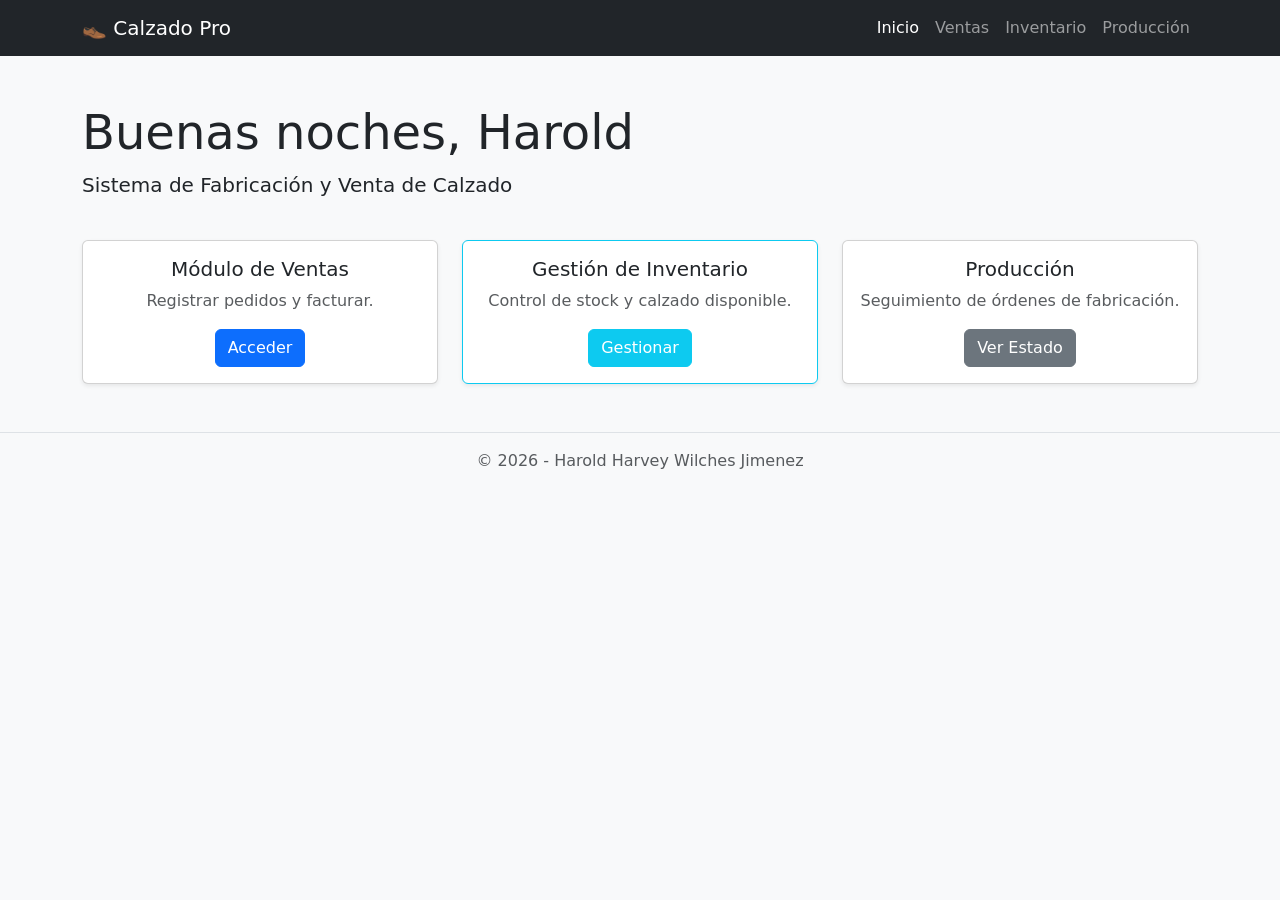
<file: calzado/index.html>
<!DOCTYPE html>
<!-- Indica al navegador que el documento está escrito en HTML5 -->

<html lang="es">
<!-- Inicio del documento HTML y se define el idioma español -->

<head>

    <!-- Configuración de caracteres para aceptar acentos y caracteres especiales -->
    <meta charset="UTF-8">

    <!-- Hace que la página sea adaptable a celulares y tablets (responsive) -->
    <meta name="viewport" content="width=device-width, initial-scale=1.0">

    <!-- Título que aparece en la pestaña del navegador -->
    <title>Calzado Pro - Panel de Control</title>

    <!-- Enlace a la librería Bootstrap para utilizar estilos prediseñados -->
    <link href="https://cdn.jsdelivr.net/npm/bootstrap@5.3.0/dist/css/bootstrap.min.css" rel="stylesheet">

</head>

<!-- bg-light es una clase de Bootstrap que coloca un fondo gris claro -->
<body class="bg-light">

    <!-- Barra de navegación principal del sistema -->
    <nav class="navbar navbar-expand-lg navbar-dark bg-dark">

        <!-- container centra el contenido y le da margen -->
        <div class="container">

            <!-- Nombre o logo del sistema -->
            <a class="navbar-brand" href="#">👞 Calzado Pro</a>

            <!-- Menú de navegación -->
            <div class="navbar-nav">

                <!-- Enlace a la página principal -->
                <a class="nav-link active" href="index.html">Inicio</a>

                <!-- Enlace al módulo de ventas -->
                <a class="nav-link" href="venta.html">Ventas</a>

                <!-- Enlace al módulo de inventario -->
                <a class="nav-link" href="inventario.html">Inventario</a>

                <!-- Enlace al módulo de producción -->
                <a class="nav-link" href="produccion.html">Producción</a>

            </div>
        </div>
    </nav>

    <!-- Contenido principal de la página -->
    <main class="container mt-5">

        <!-- Fila donde se muestra el mensaje de bienvenida -->
        <div class="row mb-4">

            <div class="col">

                <!-- Título principal del panel -->
                <h1 class="display-5">Bienvenido, Harold</h1>

                <!-- Descripción del sistema -->
                <p class="lead">Sistema de Fabricación y Venta de Calzado</p>

            </div>
        </div>

        <!-- Sección donde están los módulos del sistema -->
        <div class="row g-4">

            <!-- Tarjeta del módulo de ventas -->
            <div class="col-md-4">

                <div class="card h-100 shadow-sm">

                    <div class="card-body text-center">

                        <!-- Título del módulo -->
                        <h5 class="card-title">Módulo de Ventas</h5>

                        <!-- Descripción del módulo -->
                        <p class="card-text text-muted">Registrar pedidos y facturar.</p>

                        <!-- Botón que dirige al módulo de ventas -->
                        <a href="ventas.html" class="btn btn-primary" aria-label="Ir a ventas">Acceder</a>

                    </div>
                </div>
            </div>

            <!-- Tarjeta del módulo de inventario -->
            <div class="col-md-4">

                <div class="card h-100 shadow-sm border-info">

                    <div class="card-body text-center">

                        <h5 class="card-title">Gestión de Inventario</h5>

                        <p class="card-text text-muted">Control de stock y calzado disponible.</p>

                        <!-- Botón que dirige al módulo de inventario -->
                        <a href="inventario.html" class="btn btn-info text-white" aria-label="Ir a inventario">Gestionar</a>

                    </div>
                </div>
            </div>

            <!-- Tarjeta del módulo de producción -->
            <div class="col-md-4">

                <div class="card h-100 shadow-sm">

                    <div class="card-body text-center">

                        <h5 class="card-title">Producción</h5>

                        <p class="card-text text-muted">Seguimiento de órdenes de fabricación.</p>

                        <!-- Botón que dirige al módulo de producción -->
                        <a href="produccion.html" class="btn btn-secondary" aria-label="Ir a producción">Ver Estado</a>

                    </div>
                </div>
            </div>

        </div>
    </main>

    <!-- Pie de página del sistema -->
    <footer class="text-center mt-5 py-3 text-muted border-top">

        <!-- Información de autor del sistema -->
        <p>&copy; 2026 - Harold Harvey Wilches Jimenez</p>

    </footer>

    <!-- Bootstrap JS -->
    <script src="https://cdn.jsdelivr.net/npm/bootstrap@5.3.0/dist/js/bootstrap.bundle.min.js"></script>

    <!-- Nuestro archivo JS personalizado -->
    <script src="app.js"></script>

</body>

</html>
</file>
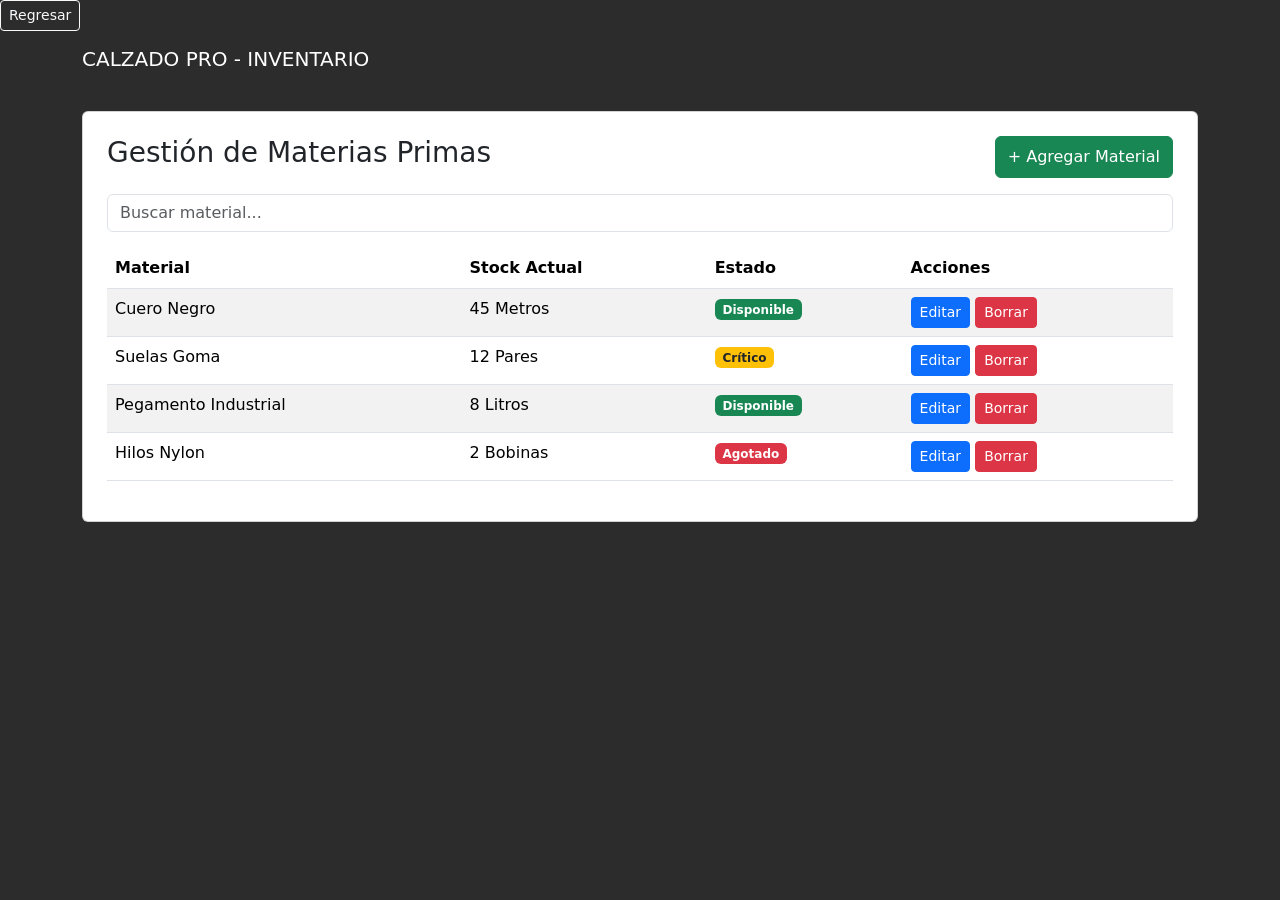
<file: calzado/inventario.html>
<!DOCTYPE html>
<html lang="es">
<head>
    <meta charset="UTF-8">
<link href="https://cdn.jsdelivr.net/npm/bootstrap@5.3.0/dist/css/bootstrap.min.css" rel="stylesheet">
    <link rel="stylesheet" href="style.css">
    <title>Calzado Pro - Inventario</title>
</head>
<body>
      <a href="index.html" class="btn btn-outline-light btn-sm">Regresar</a>
    <nav class="navbar navbar-dark navbar-custom mb-4">
         
        <div class="container">
            <span class="navbar-brand">CALZADO PRO - INVENTARIO               </span>
         
        </div>
    </nav>

    <div class="container">
        <div class="card p-4">
            <div class="d-flex justify-content-between mb-3">
                <h3>Gestión de Materias Primas</h3>
                <button id="addMaterialBtn" class="btn btn-success">+ Agregar Material</button>
            </div>
            <div class="mb-3">
                <input type="text" id="searchInput" class="form-control" placeholder="Buscar material...">
            </div>
            <table id="inventoryTable" class="table table-striped table-hover">
                <thead>
                    <tr>
                        <th>Material</th>
                        <th>Stock Actual</th>
                        <th>Estado</th>
                        <th>Acciones</th>
                    </tr>
                </thead>
                <tbody>
                    <!-- Los datos se cargarán dinámicamente -->
                </tbody>
            </table>
        </div>
    </div>
    <script src="app.js"></script>
</body>
</html>
</file>
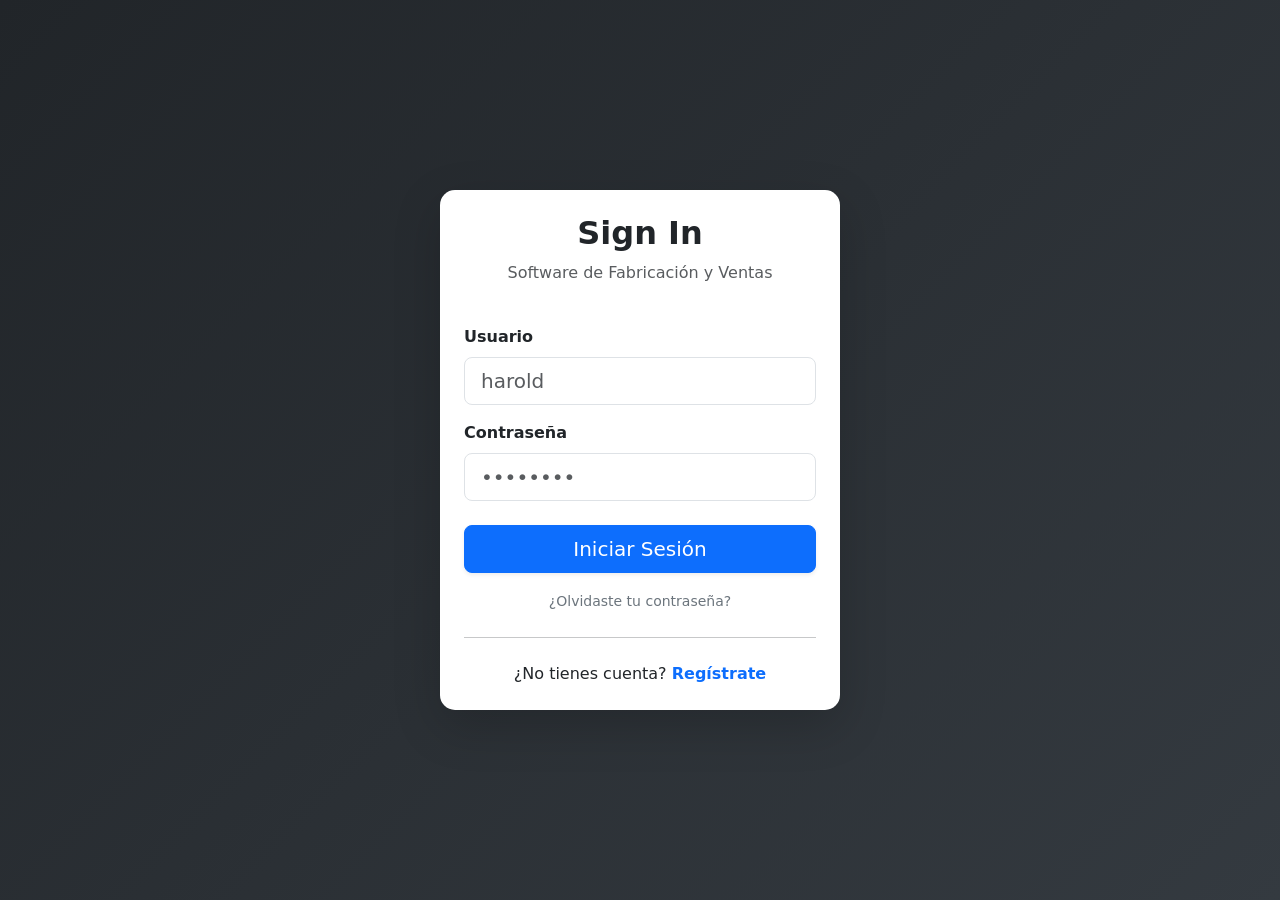
<file: calzado/login.html>
<!DOCTYPE html>
<html lang="es">
<head>
    <meta charset="UTF-8">
    <meta name="viewport" content="width=device-width, initial-scale=1.0">
    <link href="https://cdn.jsdelivr.net/npm/bootstrap@5.3.0/dist/css/bootstrap.min.css" rel="stylesheet">
    <link rel="stylesheet" href="style.css">
    <title>Calzado Pro - Acceso</title>

</head>
<body >
    <div class="body-login">

    <div class="card login-card shadow-lg p-4">
        <div class="text-center mb-4">
            <h2 class="fw-bold text-dark">Sign In</h2>
            <p class="text-muted">Software de Fabricación y Ventas</p>
        </div>

        <form>
            <div class="mb-3">
                <label for="usuario" class="form-label fw-bold">Usuario</label>
                <input type="text" class="form-control form-control-lg" id="usuario" placeholder="harold" required>
            </div>

            <div class="mb-4">
                <label for="password" class="form-label fw-bold">Contraseña</label>
                <input type="password" class="form-control form-control-lg" id="password" placeholder="••••••••" required>
            </div>

            <div class="d-grid mb-3">
                <a href="dashboard.html" class="btn btn-primary btn-lg shadow-sm">Iniciar Sesión</a>
            </div>

            <div class="text-center">
                <a href="#" class="text-decoration-none small text-secondary">¿Olvidaste tu contraseña?</a>
                <hr class="my-4">
                <p class="mb-0">¿No tienes cuenta? <a href="#" class="text-primary fw-bold text-decoration-none">Regístrate</a></p>
            </div>
        </form>
    </div></div>

    <script src="https://cdn.jsdelivr.net/npm/bootstrap@5.3.0/dist/js/bootstrap.bundle.min.js"></script>
</body>
</html>
</file>
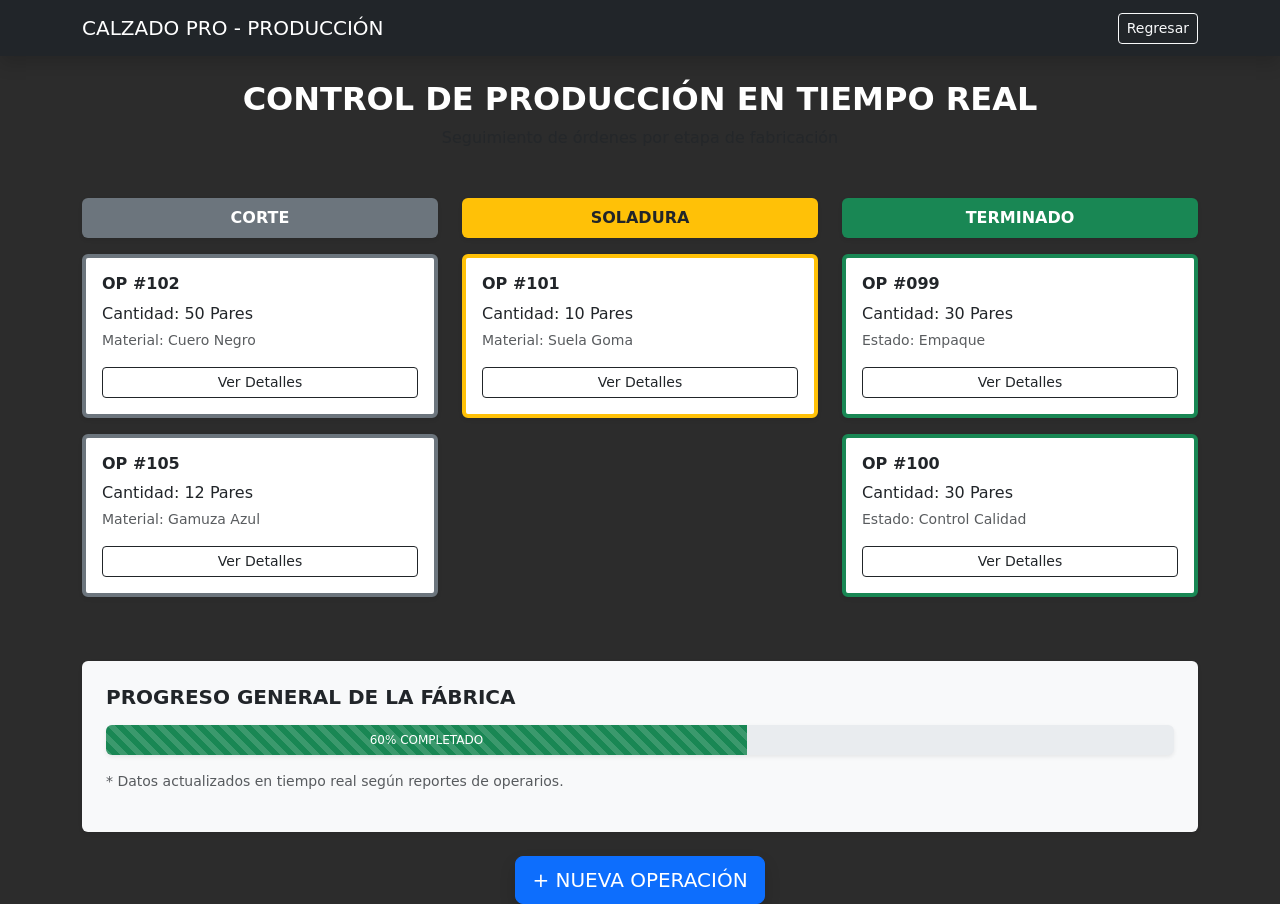
<file: calzado/produccion.html>
<!DOCTYPE html>
<html lang="es">
<head>
    <meta charset="UTF-8">
    <meta name="viewport" content="width=device-width, initial-scale=1.0">
    <link href="https://cdn.jsdelivr.net/npm/bootstrap@5.3.0/dist/css/bootstrap.min.css" rel="stylesheet">
    <link rel="stylesheet" href="style.css">
    <title>Calzado Pro - Producción</title>
</head>
<body>
    <nav class="navbar navbar-dark bg-dark mb-4 shadow">
        <div class="container">
            <span class="navbar-brand">CALZADO PRO - PRODUCCIÓN</span>
            <a href="index.html" class="btn btn-outline-light btn-sm">Regresar</a>
        </div>
    </nav>

    <div class="container">
        <div class="text-center mb-5">
            <h2 class="fw-bold">CONTROL DE PRODUCCIÓN EN TIEMPO REAL</h2>
            <p class="text-muted">Seguimiento de órdenes por etapa de fabricación</p>
        </div>

        <div class="row g-4">
            <div class="col-md-4">
                <div class="p-2 mb-3 bg-secondary text-white text-center rounded shadow-sm fw-bold">
                    CORTE
                </div>
                <div class="card mb-3 shadow-sm border-start border-4 border-secondary">
                    <div class="card-body">
                        <h6 class="card-title fw-bold">OP #102</h6>
                        <p class="card-text mb-1">Cantidad: 50 Pares</p>
                        <p class="small text-muted">Material: Cuero Negro</p>
                        <button class="btn btn-sm btn-outline-dark w-100">Ver Detalles</button>
                    </div>
                </div>
                <div class="card mb-3 shadow-sm border-start border-4 border-secondary">
                    <div class="card-body">
                        <h6 class="card-title fw-bold">OP #105</h6>
                        <p class="card-text mb-1">Cantidad: 12 Pares</p>
                        <p class="small text-muted">Material: Gamuza Azul</p>
                        <button class="btn btn-sm btn-outline-dark w-100">Ver Detalles</button>
                    </div>
                </div>
            </div>

            <div class="col-md-4">
                <div class="p-2 mb-3 bg-warning text-dark text-center rounded shadow-sm fw-bold">
                    SOLADURA
                </div>
                <div class="card mb-3 shadow-sm border-start border-4 border-warning">
                    <div class="card-body">
                        <h6 class="card-title fw-bold">OP #101</h6>
                        <p class="card-text mb-1">Cantidad: 10 Pares</p>
                        <p class="small text-muted">Material: Suela Goma</p>
                        <button class="btn btn-sm btn-outline-dark w-100">Ver Detalles</button>
                    </div>
                </div>
            </div>

            <div class="col-md-4">
                <div class="p-2 mb-3 bg-success text-white text-center rounded shadow-sm fw-bold">
                    TERMINADO
                </div>
                <div class="card mb-3 shadow-sm border-start border-4 border-success">
                    <div class="card-body">
                        <h6 class="card-title fw-bold">OP #099</h6>
                        <p class="card-text mb-1">Cantidad: 30 Pares</p>
                        <p class="small text-muted">Estado: Empaque</p>
                        <button class="btn btn-sm btn-outline-dark w-100">Ver Detalles</button>
                    </div>
                </div>
                <div class="card mb-3 shadow-sm border-start border-4 border-success">
                    <div class="card-body">
                        <h6 class="card-title fw-bold">OP #100</h6>
                        <p class="card-text mb-1">Cantidad: 30 Pares</p>
                        <p class="small text-muted">Estado: Control Calidad</p>
                        <button class="btn btn-sm btn-outline-dark w-100">Ver Detalles</button>
                    </div>
                </div>
            </div>
        </div>

        <div class="card mt-5 p-4 shadow-sm border-0 bg-light">
            <h5 class="fw-bold mb-3">PROGRESO GENERAL DE LA FÁBRICA</h5>
            <div class="progress shadow-sm" style="height: 30px;">
                <div class="progress-bar bg-success progress-bar-striped progress-bar-animated" 
                     role="progressbar" 
                     style="width: 60%;" 
                     aria-valuenow="60" 
                     aria-valuemin="0" 
                     aria-valuemax="100">
                    60% COMPLETADO
                </div>
            </div>
            <p class="mt-3 text-muted small">* Datos actualizados en tiempo real según reportes de operarios.</p>
        </div>
        
        <div class="text-center mt-4">
            <button class="btn btn-primary btn-lg shadow">+ NUEVA OPERACIÓN</button>
        </div>
    </div>

    <script src="https://cdn.jsdelivr.net/npm/bootstrap@5.3.0/dist/js/bootstrap.bundle.min.js"></script>
</body>
</html>
</file>
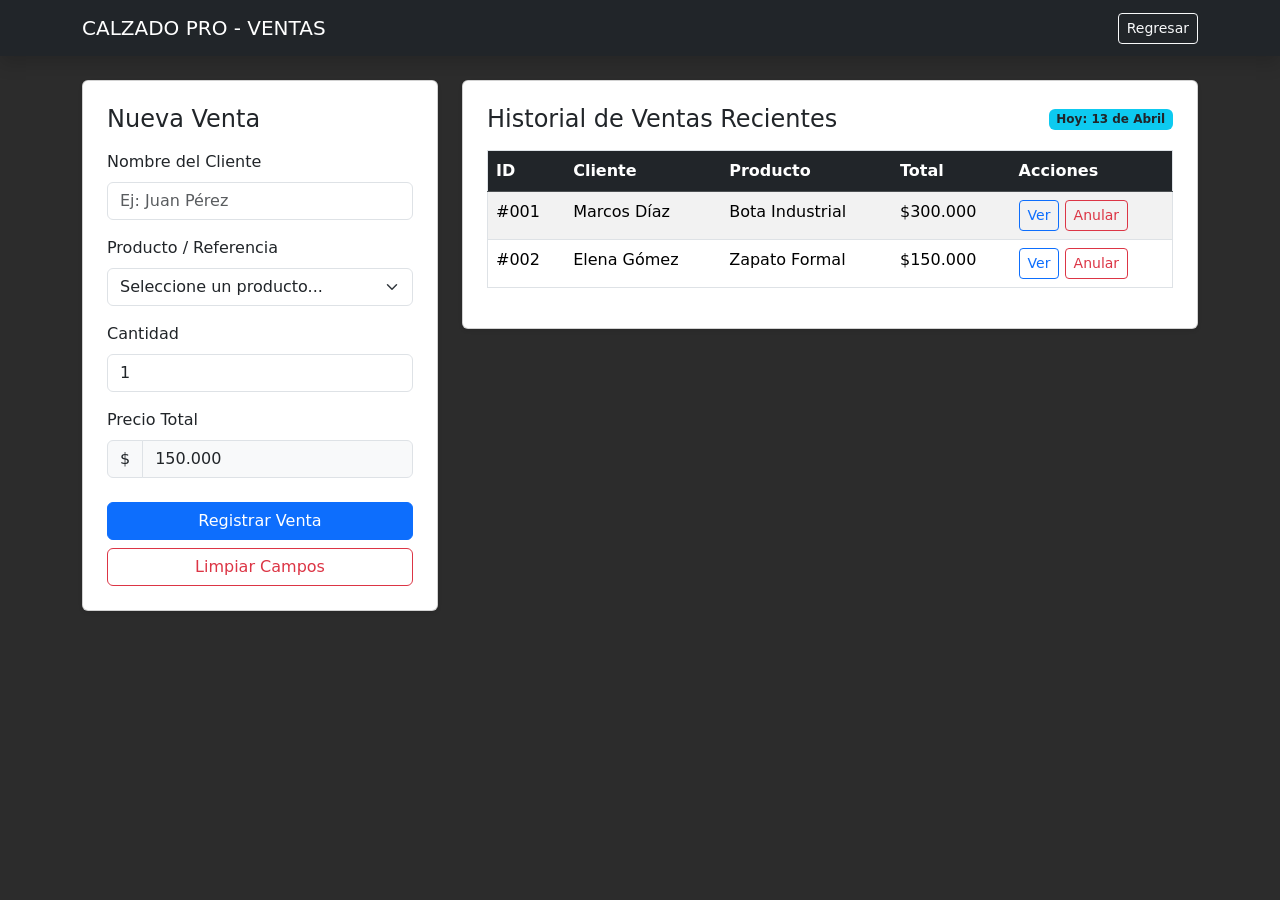
<file: calzado/venta.html>
<!DOCTYPE html>
<html lang="es">
<head>
    <meta charset="UTF-8">
    <meta name="viewport" content="width=device-width, initial-scale=1.0">
    <link href="https://cdn.jsdelivr.net/npm/bootstrap@5.3.0/dist/css/bootstrap.min.css" rel="stylesheet">
    <link rel="stylesheet" href="style.css">
    <title>Calzado Pro - Ventas</title>
</head>
<body>
    <nav class="navbar navbar-dark bg-dark mb-4 shadow">
        <div class="container">
            <span class="navbar-brand">CALZADO PRO - VENTAS</span>
            <a href="index.html" class="btn btn-outline-light btn-sm">Regresar</a>
        </div>
    </nav>

    <div class="container">
        <div class="row">
            <div class="col-md-4">
                <div class="card p-4 shadow-sm">
                    <h4 class="mb-3">Nueva Venta</h4>
                    <form>
                        <div class="mb-3">
                            <label class="form-label font-weight-bold">Nombre del Cliente</label>
                            <input type="text" class="form-control" placeholder="Ej: Juan Pérez">
                        </div>
                        <div class="mb-3">
                            <label class="form-label">Producto / Referencia</label>
                            <select class="form-select">
                                <option selected>Seleccione un producto...</option>
                                <option value="1">Bota Industrial Ref. 502</option>
                                <option value="2">Zapato Formal Negro</option>
                                <option value="3">Tenis Deportivo Blanco</option>
                            </select>
                        </div>
                        <div class="mb-3">
                            <label class="form-label">Cantidad</label>
                            <input type="number" class="form-control" value="1" min="1">
                        </div>
                        <div class="mb-4">
                            <label class="form-label">Precio Total</label>
                            <div class="input-group">
                                <span class="input-group-text">$</span>
                                <input type="text" class="form-control bg-light" value="150.000" readonly>
                            </div>
                        </div>
                        <button type="submit" class="btn btn-primary w-100 mb-2">Registrar Venta</button>
                        <button type="reset" class="btn btn-outline-danger w-100">Limpiar Campos</button>
                    </form>
                </div>
            </div>

            <div class="col-md-8">
                <div class="card p-4 shadow-sm">
                    <div class="d-flex justify-content-between align-items-center mb-3">
                        <h4 class="m-0">Historial de Ventas Recientes</h4>
                        <span class="badge bg-info text-dark">Hoy: 13 de Abril</span>
                    </div>
                    
                    <div class="table-responsive">
                        <table class="table table-striped table-hover border">
                            <thead class="table-dark">
                                <tr>
                                    <th>ID</th>
                                    <th>Cliente</th>
                                    <th>Producto</th>
                                    <th>Total</th>
                                    <th>Acciones</th>
                                </tr>
                            </thead>
                            <tbody>
                                <tr>
                                    <td>#001</td>
                                    <td>Marcos Díaz</td>
                                    <td>Bota Industrial</td>
                                    <td>$300.000</td>
                                    <td>
                                        <button class="btn btn-sm btn-outline-primary">Ver</button>
                                        <button class="btn btn-sm btn-outline-danger">Anular</button>
                                    </td>
                                </tr>
                                <tr>
                                    <td>#002</td>
                                    <td>Elena Gómez</td>
                                    <td>Zapato Formal</td>
                                    <td>$150.000</td>
                                    <td>
                                        <button class="btn btn-sm btn-outline-primary">Ver</button>
                                        <button class="btn btn-sm btn-outline-danger">Anular</button>
                                    </td>
                                </tr>
                            </tbody>
                        </table>
                    </div>
                </div>
            </div>
        </div>
    </div>

    <script src="https://cdn.jsdelivr.net/npm/bootstrap@5.3.0/dist/js/bootstrap.bundle.min.js"></script>
</body>
</html>
</file>
<file: calzado/style.css>
body{
    background-color: rgb(44, 44, 44);
    color: rgb(255, 255, 255);
}
.card p-4{
    background-color: black;
}
   .body-login {
            height: 100vh;
            display: flex;
            align-items: center;
            justify-content: center;
            background: linear-gradient(135deg, #212529 0%, #343a40 100%);
        }
        .login-card {
            width: 100%;
            max-width: 400px;
            border: none;
            border-radius: 15px;
        }
</file>
